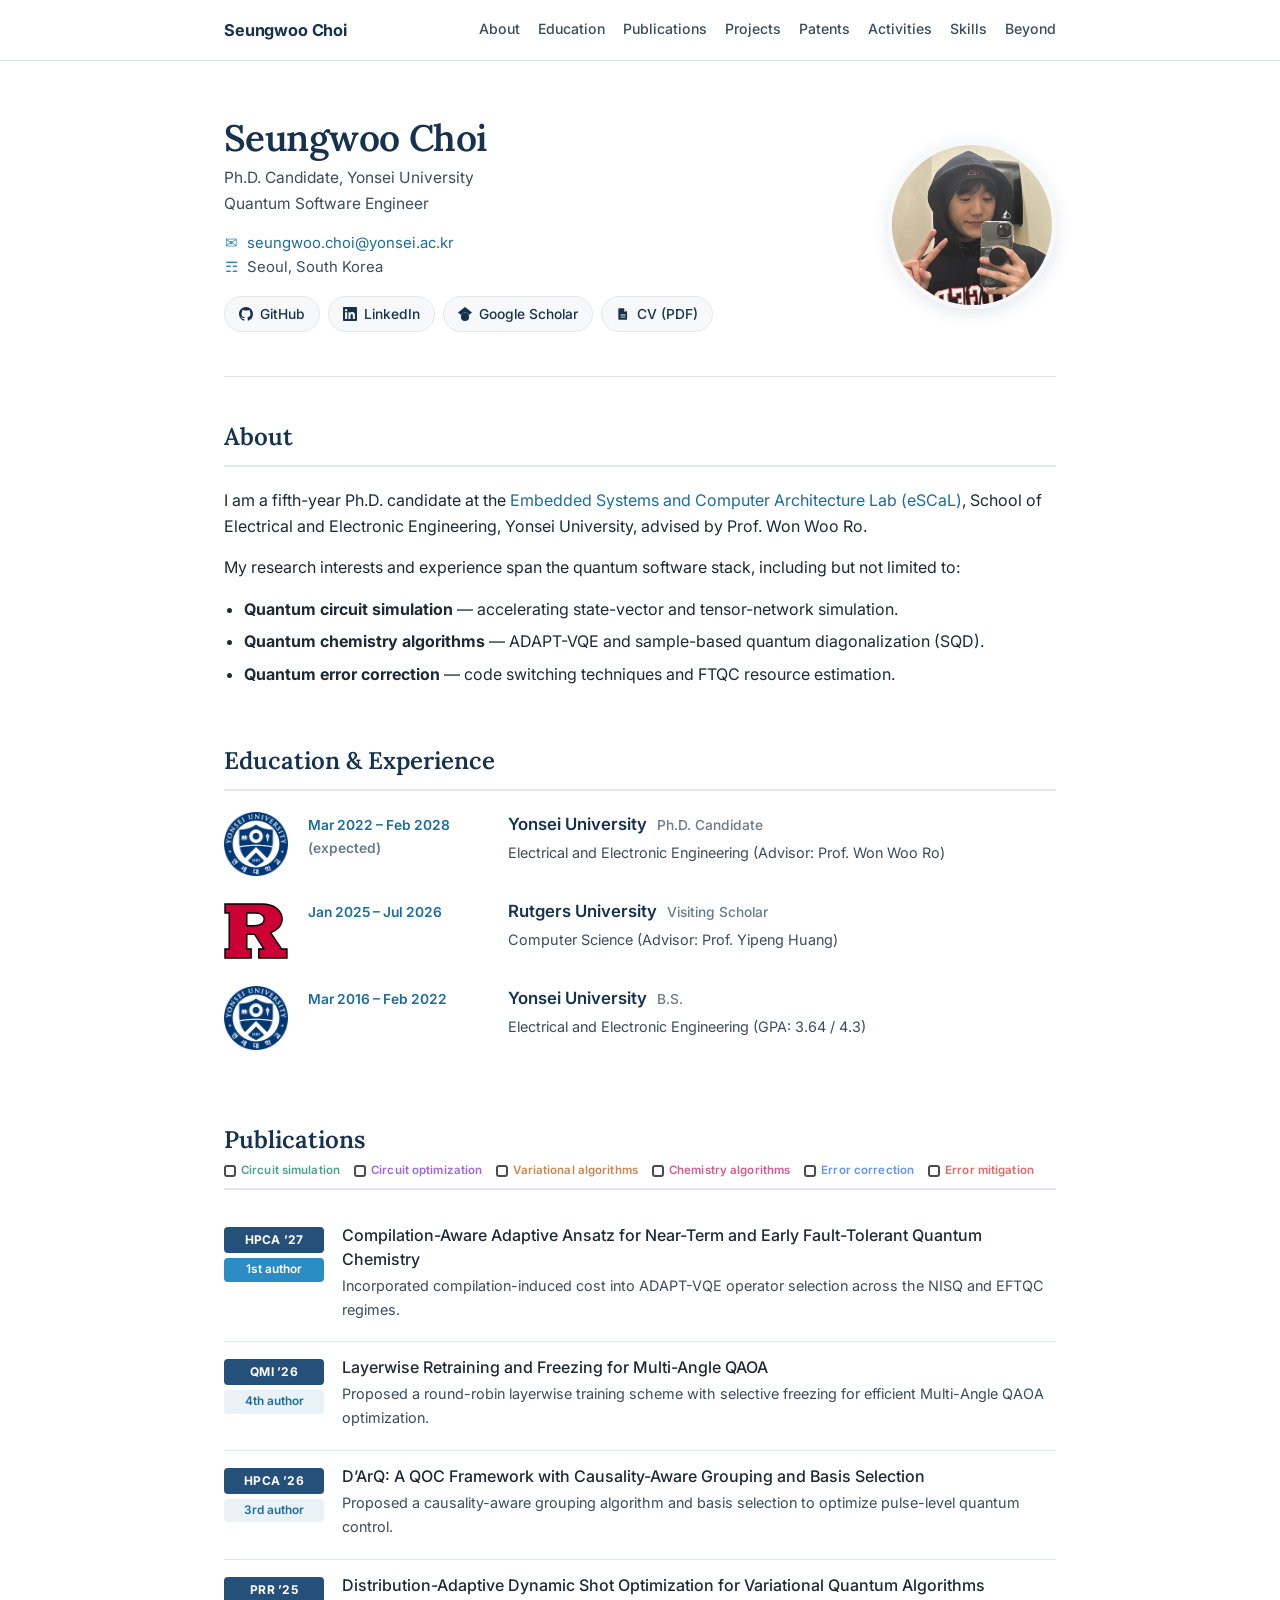
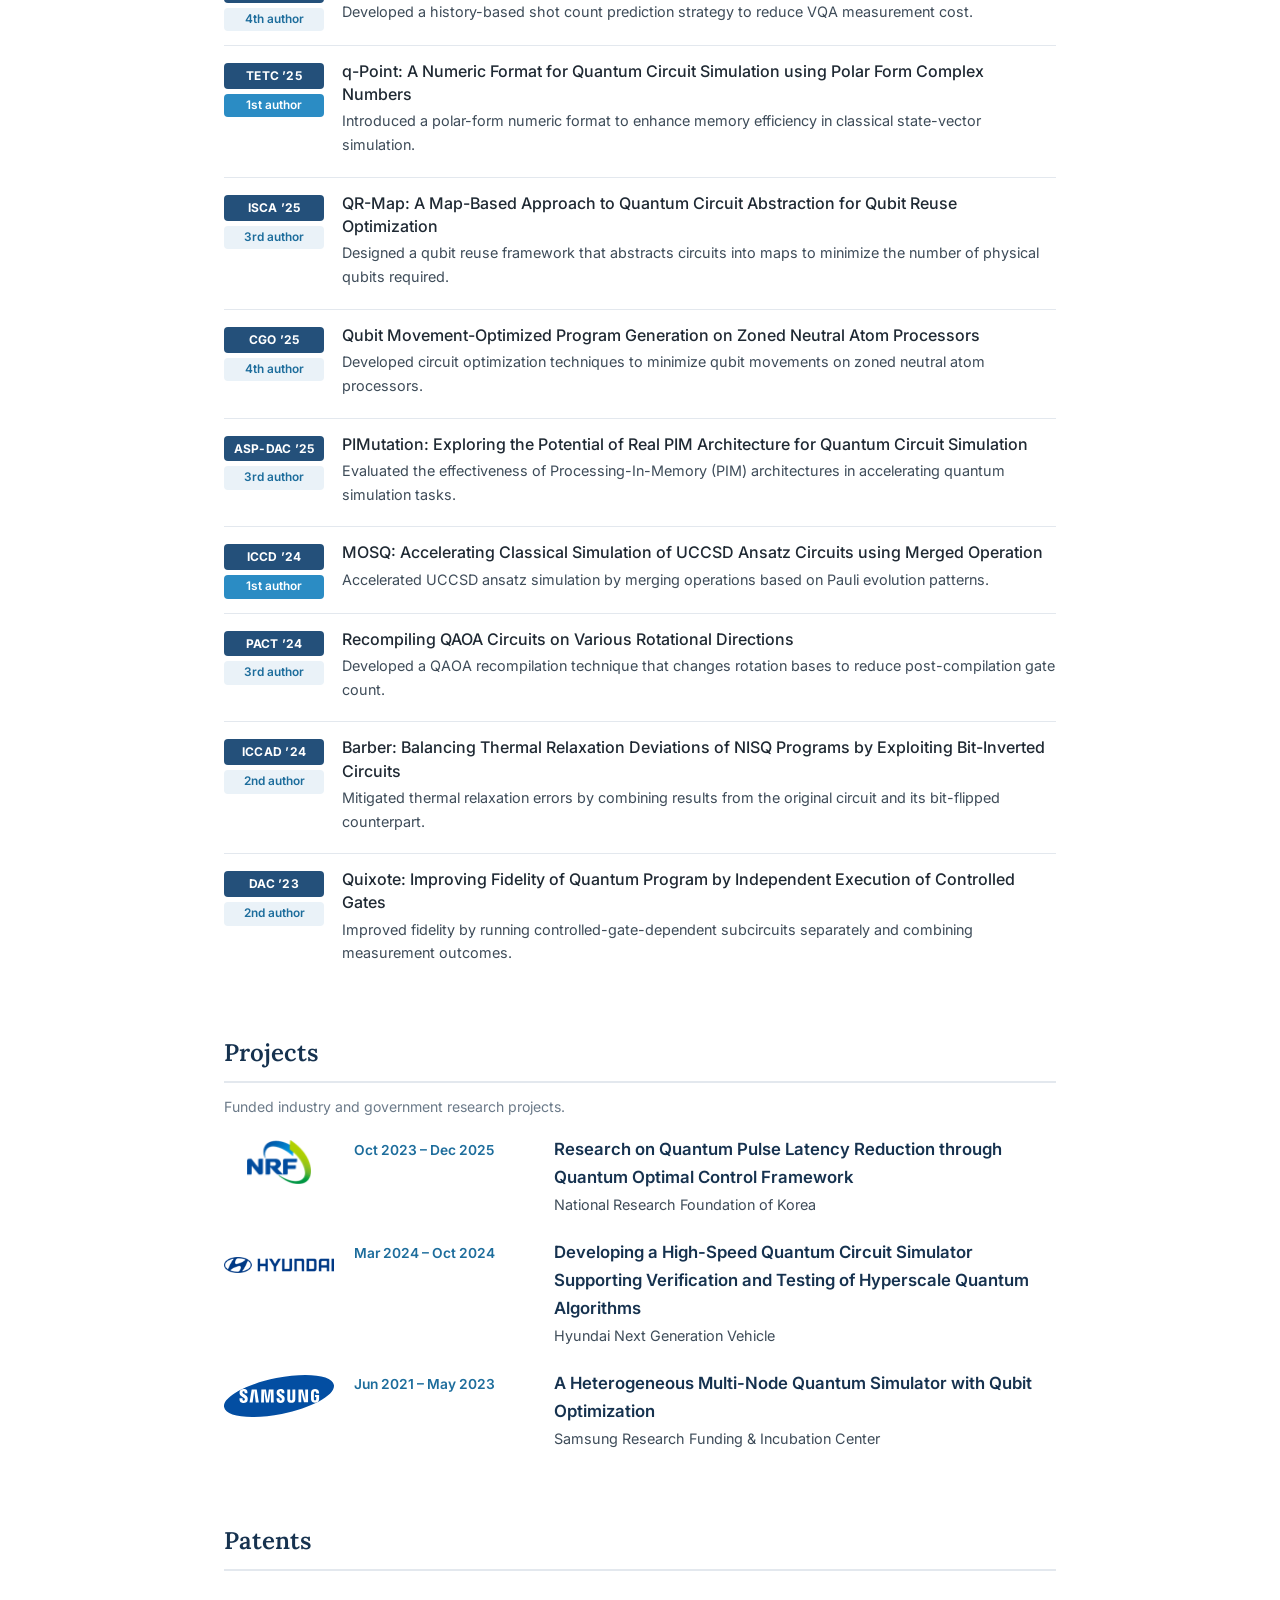
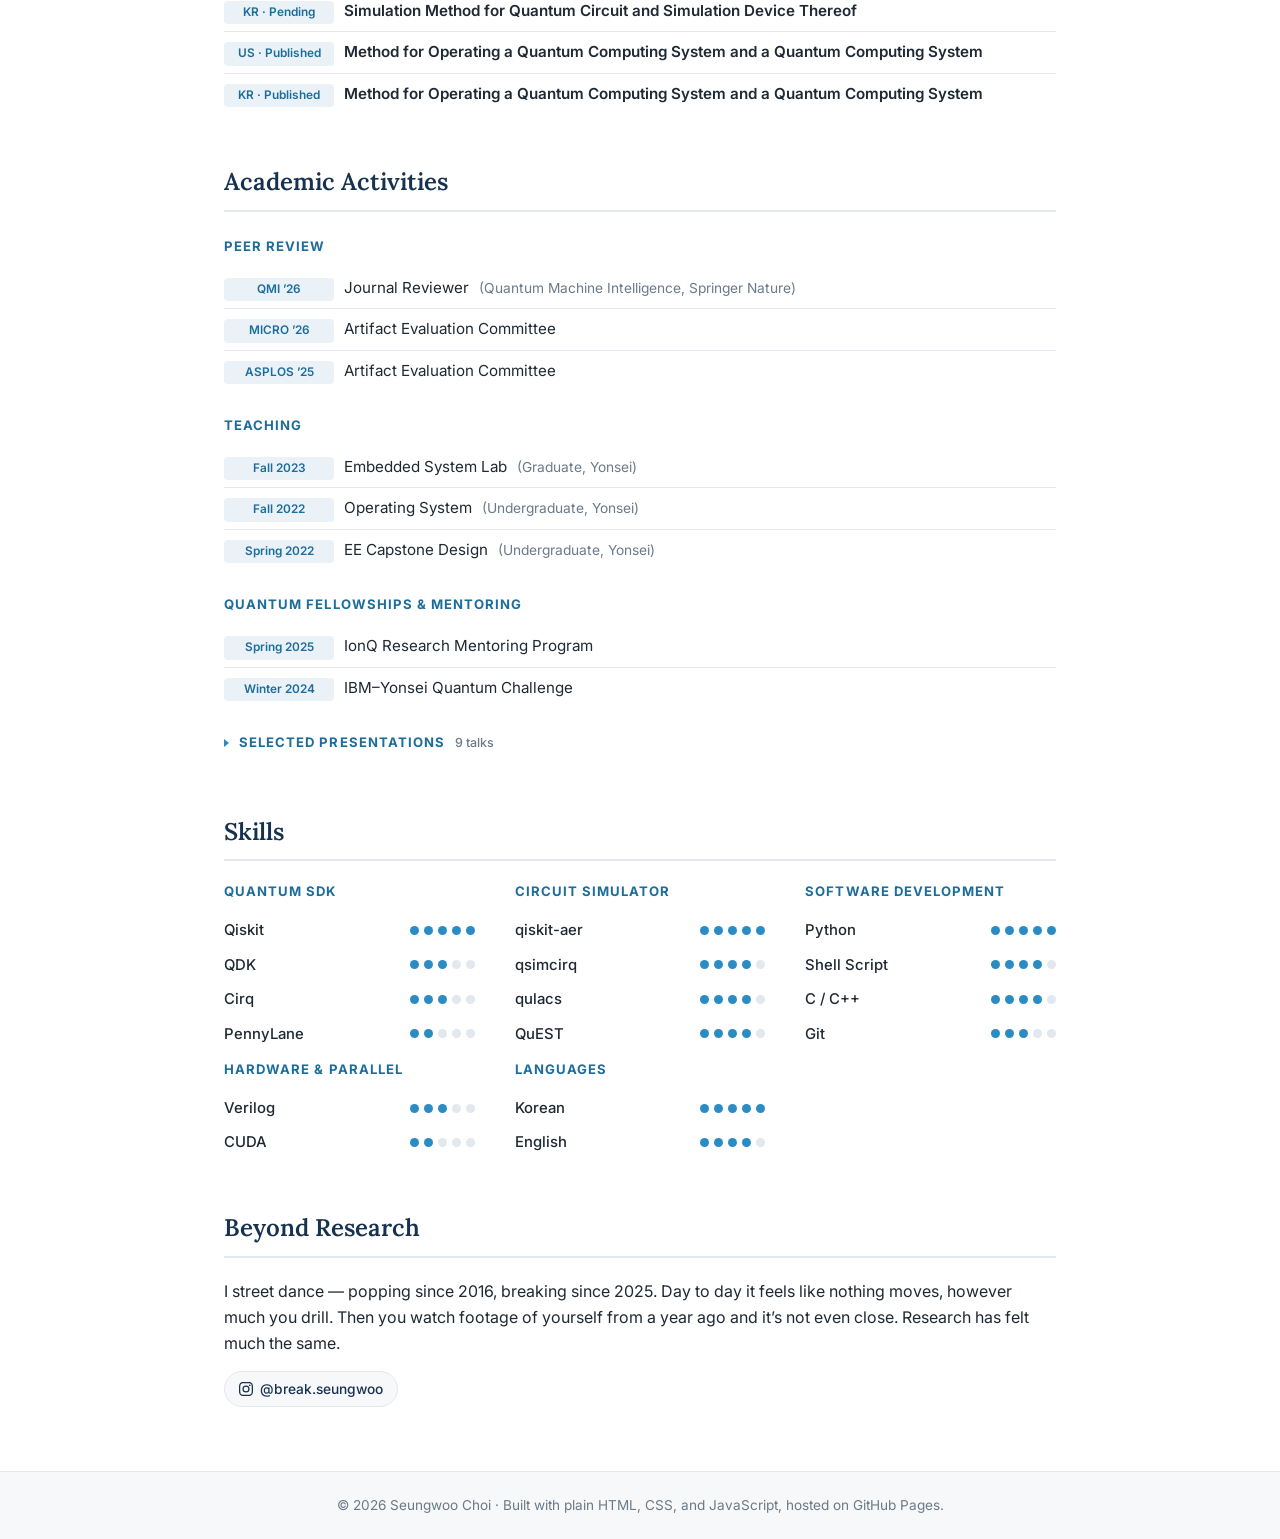
<file: index.html>
<!DOCTYPE html>
<html lang="en">
<head>
<meta charset="utf-8">
<meta name="viewport" content="width=device-width, initial-scale=1">
<title>Seungwoo Choi</title>
<meta name="description" content="Seungwoo Choi — Ph.D. candidate in Electrical and Electronic Engineering at Yonsei University. Quantum software: circuit simulation, compilation, VQE, and QEC.">
<meta name="author" content="Seungwoo Choi">
<link rel="icon" type="image/svg+xml" href="assets/favicon.svg">
<link rel="apple-touch-icon" href="assets/profile.jpg">
<link rel="preconnect" href="https://fonts.googleapis.com">
<link rel="preconnect" href="https://fonts.gstatic.com" crossorigin>
<link href="https://fonts.googleapis.com/css2?family=Inter:wght@400;500;600;700&family=Lora:ital,wght@0,600;1,400&display=swap" rel="stylesheet">
<link rel="stylesheet" href="assets/style.css?v=9">
</head>
<body>

<header class="topbar">
  <div class="wrap topbar-inner">
    <a class="brand" href="#top">Seungwoo Choi</a>
    <nav class="topnav">
      <a href="#about">About</a>
      <a href="#education">Education</a>
      <a href="#publications">Publications</a>
      <a href="#projects">Projects</a>
      <a href="#patents">Patents</a>
      <a href="#activities">Activities</a>
      <a href="#skills">Skills</a>
      <a href="#beyond">Beyond</a>
    </nav>
  </div>
</header>

<main class="wrap" id="top">

  <!-- ===== HERO ===== -->
  <section class="hero">
    <div class="hero-text">
      <h1>Seungwoo Choi</h1>
      <p class="tagline">Ph.D. Candidate, Yonsei University<br>Quantum Software Engineer</p>
      <ul class="contact">
        <li><span class="ico">&#9993;</span> <a href="mailto:seungwoo.choi@yonsei.ac.kr">seungwoo.choi@yonsei.ac.kr</a></li>
        <li><span class="ico">&#9782;</span> Seoul, South Korea</li>
      </ul>
      <div class="links">
        <a href="https://github.com/best-seungwoo" target="_blank" rel="noopener">
          <svg viewBox="0 0 16 16" aria-hidden="true"><path d="M8 0C3.58 0 0 3.58 0 8c0 3.54 2.29 6.53 5.47 7.59.4.07.55-.17.55-.38 0-.19-.01-.82-.01-1.49-2.01.37-2.53-.49-2.69-.94-.09-.23-.48-.94-.82-1.13-.28-.15-.68-.52-.01-.53.63-.01 1.08.58 1.23.82.72 1.21 1.87.87 2.33.66.07-.52.28-.87.51-1.07-1.78-.2-3.64-.89-3.64-3.95 0-.87.31-1.59.82-2.15-.08-.2-.36-1.02.08-2.12 0 0 .67-.21 2.2.82a7.6 7.6 0 0 1 2-.27c.68 0 1.36.09 2 .27 1.53-1.04 2.2-.82 2.2-.82.44 1.1.16 1.92.08 2.12.51.56.82 1.27.82 2.15 0 3.07-1.87 3.75-3.65 3.95.29.25.54.73.54 1.48 0 1.07-.01 1.93-.01 2.2 0 .21.15.46.55.38A8.01 8.01 0 0 0 16 8c0-4.42-3.58-8-8-8z"/></svg>
          GitHub</a>
        <a href="https://linkedin.com/in/best-seungwoo" target="_blank" rel="noopener">
          <svg viewBox="0 0 24 24" aria-hidden="true"><path d="M20.45 20.45h-3.56v-5.57c0-1.33-.03-3.04-1.85-3.04-1.85 0-2.14 1.45-2.14 2.94v5.67H9.35V9h3.41v1.56h.05c.48-.9 1.63-1.85 3.36-1.85 3.59 0 4.26 2.36 4.26 5.44v6.3zM5.34 7.43a2.06 2.06 0 1 1 0-4.13 2.06 2.06 0 0 1 0 4.13zM7.12 20.45H3.55V9h3.57v11.45zM22.22 0H1.77C.79 0 0 .77 0 1.72v20.56C0 23.23.79 24 1.77 24h20.45c.98 0 1.78-.77 1.78-1.72V1.72C24 .77 23.2 0 22.22 0z"/></svg>
          LinkedIn</a>
        <a href="https://scholar.google.com" target="_blank" rel="noopener">
          <svg viewBox="0 0 24 24" aria-hidden="true"><path d="M5.24 13.77 0 9.5 12 0l12 9.5-5.24 4.27C17.55 11.25 14.98 9.5 12 9.5s-5.55 1.75-6.76 4.27z"/><circle cx="12" cy="17" r="7"/></svg>
          Google Scholar</a>
        <a href="assets/seungwoo-choi-cv.pdf?v=9" target="_blank" rel="noopener">
          <svg viewBox="0 0 24 24" aria-hidden="true"><path fill-rule="evenodd" d="M6 2h7.2L19 7.8V20a2 2 0 0 1-2 2H6a2 2 0 0 1-2-2V4a2 2 0 0 1 2-2zm8 1.4v4.4h4.4L14 3.4zM7.8 13h8.4v1.5H7.8V13zm0 3.5h8.4V18H7.8v-1.5z"/></svg>
          CV (PDF)</a>
      </div>
    </div>
    <div class="hero-photo">
      <img src="assets/profile.jpg" alt="Seungwoo Choi"
           onerror="this.style.display='none';this.nextElementSibling.style.display='flex';">
      <div class="photo-fallback" style="display:none">SC</div>
    </div>
  </section>

  <!-- ===== ABOUT ===== -->
  <section id="about">
    <h2>About</h2>
    <p>
      I am a fifth-year Ph.D. candidate at the
      <a href="http://escal.yonsei.ac.kr/" target="_blank" rel="noopener">Embedded Systems and Computer Architecture Lab
      (eSCaL)</a>, School of Electrical and Electronic Engineering, Yonsei University, advised by Prof. Won Woo Ro.
    </p>
    <p>
      My research interests and experience span the quantum software stack, including but not limited to:
    </p>
    <ul class="bullets">
      <li><strong>Quantum circuit simulation</strong> &mdash; accelerating state-vector and tensor-network simulation.</li>
      <!-- <li><strong>Quantum circuit compilation</strong> &mdash; optimizing layout & routing, qubit reuse, and synthesis optimization.</li> -->
      <li><strong>Quantum chemistry algorithms</strong> &mdash; ADAPT-VQE and sample-based quantum diagonalization (SQD).</li>
      <li><strong>Quantum error correction</strong> &mdash; code switching techniques and FTQC resource estimation.</li>
    </ul>
  </section>

  <!-- ===== EDUCATION & EXPERIENCE ===== -->
  <section id="education">
    <h2>Education &amp; Experience</h2>
    <ul class="timeline">
      <li>
        <div class="tl-logo"><img src="assets/logo-yonsei.png" alt="Yonsei University"></div>
        <div class="tl-when">Mar 2022 &ndash; Feb 2028 <span class="muted">(expected)</span></div>
        <div class="tl-what">
          <h3>Yonsei University <span class="role">Ph.D. Candidate</span></h3>
          <p class="meta">Electrical and Electronic Engineering (Advisor: Prof. Won Woo Ro)</p>
        </div>
      </li>
      <li>
        <div class="tl-logo"><img src="assets/logo-rutgers.svg" alt="Rutgers University"></div>
        <div class="tl-when">Jan 2025 &ndash; Jul 2026</div>
        <div class="tl-what">
          <h3>Rutgers University <span class="role">Visiting Scholar</span></h3>
          <p class="meta">Computer Science (Advisor: Prof. Yipeng Huang)</p>
        </div>
      </li>
      <li>
        <div class="tl-logo"><img src="assets/logo-yonsei.png" alt="Yonsei University"></div>
        <div class="tl-when">Mar 2016 &ndash; Feb 2022</div>
        <div class="tl-what">
          <h3>Yonsei University <span class="role">B.S.</span></h3>
          <p class="meta">Electrical and Electronic Engineering (GPA: 3.64 / 4.3)</p>
        </div>
      </li>
    </ul>
  </section>

  <!-- ===== PUBLICATIONS ===== -->
  <section id="publications">
    <h2>Publications<span class="pub-legend">
      <label class="k-sim"><input type="checkbox" value="sim">Circuit simulation</label>
      <label class="k-comp"><input type="checkbox" value="comp">Circuit optimization</label>
      <label class="k-vqa"><input type="checkbox" value="vqa">Variational algorithms</label>
      <label class="k-chem"><input type="checkbox" value="chem">Chemistry algorithms</label>
      <label class="k-qec"><input type="checkbox" value="qec">Error correction</label>
      <label class="k-err"><input type="checkbox" value="err">Error mitigation</label>
    </span></h2>
    <p class="pub-count"></p>
    <ol class="pubs">
      <li>
        <div class="venue-col">
          <span class="venue">HPCA &rsquo;27</span>
          <span class="tag first">1st author</span>
        </div>
        <div class="pub-body">
          <h3><b class="k-comp">Compilation-Aware</b> <b class="k-vqa">Adaptive Ansatz</b> for Near-Term and <b class="k-qec">Early Fault-Tolerant</b> <b class="k-chem">Quantum Chemistry</b></h3>
          <p>Incorporated compilation-induced cost into ADAPT-VQE operator selection across the NISQ and EFTQC regimes.</p>
        </div>
      </li>
      <li>
        <div class="venue-col">
          <span class="venue">QMI &rsquo;26</span>
          <span class="tag">4th author</span>
        </div>
        <div class="pub-body">
          <h3><a href="https://link.springer.com/article/10.1007/s42484-026-00357-w" target="_blank" rel="noopener">Layerwise Retraining and Freezing for <b class="k-vqa">Multi-Angle QAOA</b></a></h3>
          <!-- <p class="pub-where">Quantum Machine Intelligence, Vol. 8 &middot; Jan 26, 2026</p> -->
          <p>Proposed a round-robin layerwise training scheme with selective freezing for efficient Multi-Angle QAOA optimization.</p>
        </div>
      </li>
      <li>
        <div class="venue-col">
          <span class="venue">HPCA &rsquo;26</span>
          <span class="tag">3rd author</span>
        </div>
        <div class="pub-body">
          <h3><a href="https://ieeexplore.ieee.org/document/11408534/" target="_blank" rel="noopener">D&rsquo;ArQ: A <b class="k-comp">QOC Framework</b> with Causality-Aware Grouping and Basis Selection</a></h3>
          <!-- <p class="pub-where">International Symposium on High Performance Computer Architecture &middot; Jan 31, 2026</p> -->
          <p>Proposed a causality-aware grouping algorithm and basis selection to optimize pulse-level quantum control.</p>
        </div>
      </li>
      <li>
        <div class="venue-col">
          <span class="venue">PRR &rsquo;25</span>
          <span class="tag">4th author</span>
        </div>
        <div class="pub-body">
          <h3><a href="https://journals.aps.org/prresearch/abstract/10.1103/vwhk-22b8" target="_blank" rel="noopener">Distribution-Adaptive <b class="k-comp">Dynamic Shot Optimization</b> for <b class="k-vqa">Variational Quantum Algorithms</b></a></h3>
          <!-- <p class="pub-where">Physical Review Research, Vol. 7 &middot; Dec 5, 2025</p> -->
          <p>Developed a history-based shot count prediction strategy to reduce VQA measurement cost.</p>
        </div>
      </li>
      <li>
        <div class="venue-col">
          <span class="venue">TETC &rsquo;25</span>
          <span class="tag first">1st author</span>
        </div>
        <div class="pub-body">
          <h3><a href="https://ieeexplore.ieee.org/document/11018854" target="_blank" rel="noopener">q-Point: A Numeric Format for <b class="k-sim">Quantum Circuit Simulation</b> using Polar Form Complex Numbers</a></h3>
          <!-- <p class="pub-where">IEEE Transactions on Emerging Topics in Computing, Vol. 13 &middot; Sep 1, 2025</p> -->
          <p>Introduced a polar-form numeric format to enhance memory efficiency in classical state-vector simulation.</p>
        </div>
      </li>
      <li>
        <div class="venue-col">
          <span class="venue">ISCA &rsquo;25</span>
          <span class="tag">3rd author</span>
        </div>
        <div class="pub-body">
          <h3><a href="https://dl.acm.org/doi/10.1145/3695053.3731020" target="_blank" rel="noopener">QR-Map: A Map-Based Approach to Quantum Circuit Abstraction for <b class="k-comp">Qubit Reuse Optimization</b></a></h3>
          <!-- <p class="pub-where">International Symposium on Computer Architecture &middot; Jun 24, 2025</p> -->
          <p>Designed a qubit reuse framework that abstracts circuits into maps to minimize the number of physical qubits required.</p>
        </div>
      </li>
      <li>
        <div class="venue-col">
          <span class="venue">CGO &rsquo;25</span>
          <span class="tag">4th author</span>
        </div>
        <div class="pub-body">
          <h3><a href="https://dl.acm.org/doi/10.1145/3696443.3708937" target="_blank" rel="noopener"><b class="k-comp">Qubit Movement-Optimized Program Generation</b> on Zoned Neutral Atom Processors</a></h3>
          <!-- <p class="pub-where">International Symposium on Code Generation and Optimization &middot; Mar 4, 2025</p> -->
          <p>Developed circuit optimization techniques to minimize qubit movements on zoned neutral atom processors.</p>
        </div>
      </li>
      <li>
        <div class="venue-col">
          <span class="venue">ASP-DAC &rsquo;25</span>
          <span class="tag">3rd author</span>
        </div>
        <div class="pub-body">
          <h3><a href="https://dl.acm.org/doi/10.1145/3658617.3697583" target="_blank" rel="noopener">PIMutation: Exploring the Potential of Real PIM Architecture for <b class="k-sim">Quantum Circuit Simulation</b></a></h3>
          <!-- <p class="pub-where">Asia and South Pacific Design Automation Conference &middot; Mar 4, 2025</p> -->
          <p>Evaluated the effectiveness of Processing-In-Memory (PIM) architectures in accelerating quantum simulation tasks.</p>
        </div>
      </li>
      <li>
        <div class="venue-col">
          <span class="venue">ICCD &rsquo;24</span>
          <span class="tag first">1st author</span>
        </div>
        <div class="pub-body">
          <h3><a href="https://ieeexplore.ieee.org/abstract/document/10818121" target="_blank" rel="noopener">MOSQ: Accelerating <b class="k-sim">Classical Simulation</b> of <b class="k-vqa k-chem">UCCSD Ansatz</b> Circuits using Merged Operation</a></h3>
          <!-- <p class="pub-where">International Conference on Computer Design &middot; Nov 20, 2024</p> -->
          <p>Accelerated UCCSD ansatz simulation by merging operations based on Pauli evolution patterns.</p>
        </div>
      </li>
      <li>
        <div class="venue-col">
          <span class="venue">PACT &rsquo;24</span>
          <span class="tag">3rd author</span>
        </div>
        <div class="pub-body">
          <h3><a href="https://dl.acm.org/doi/abs/10.1145/3656019.3676899" target="_blank" rel="noopener"><b class="k-comp">Recompiling</b> <b class="k-vqa">QAOA Circuits</b> on Various Rotational Directions</a></h3>
          <!-- <p class="pub-where">International Conference on Parallel Architectures and Compilation Techniques &middot; Oct 28, 2024</p> -->
          <p>Developed a QAOA recompilation technique that changes rotation bases to reduce post-compilation gate count.</p>
        </div>
      </li>
      <li>
        <div class="venue-col">
          <span class="venue">ICCAD &rsquo;24</span>
          <span class="tag">2nd author</span>
        </div>
        <div class="pub-body">
          <h3><a href="https://dl.acm.org/doi/10.1145/3676536.3676689" target="_blank" rel="noopener">Barber: <b class="k-err">Balancing Thermal Relaxation</b> Deviations of NISQ Programs by Exploiting Bit-Inverted Circuits</a></h3>
          <!-- <p class="pub-where">International Conference on Computer-Aided Design &middot; Oct 15, 2024</p> -->
          <p>Mitigated thermal relaxation errors by combining results from the original circuit and its bit-flipped counterpart.</p>
        </div>
      </li>
      <li>
        <div class="venue-col">
          <span class="venue">DAC &rsquo;23</span>
          <span class="tag">2nd author</span>
        </div>
        <div class="pub-body">
          <h3><a href="https://ieeexplore.ieee.org/abstract/document/10247757" target="_blank" rel="noopener">Quixote: <b class="k-err">Improving Fidelity</b> of Quantum Program by Independent Execution of Controlled Gates</a></h3>
          <!-- <p class="pub-where">Design Automation Conference &middot; Jul 11, 2023</p> -->
          <p>Improved fidelity by running controlled-gate-dependent subcircuits separately and combining measurement outcomes.</p>
        </div>
      </li>
</ol>
  </section>

  <!-- ===== PROJECTS ===== -->
  <section id="projects">
    <h2>Projects</h2>
    <p class="section-note">Funded industry and government research projects.</p>
    <ul class="timeline logos-wide">
      <li>
        <div class="tl-logo"><img src="assets/logo-nrf.png" alt="National Research Foundation of Korea"></div>
        <div class="tl-when">Oct 2023 &ndash; Dec 2025</div>
        <div class="tl-what">
          <h3>Research on Quantum Pulse Latency Reduction through Quantum Optimal Control Framework</h3>
          <p class="meta">National Research Foundation of Korea</p>
        </div>
      </li>
      <li>
        <div class="tl-logo"><img src="assets/logo-hyundai.png" alt="Hyundai"></div>
        <div class="tl-when">Mar 2024 &ndash; Oct 2024</div>
        <div class="tl-what">
          <h3>Developing a High-Speed Quantum Circuit Simulator Supporting Verification and Testing of Hyperscale Quantum Algorithms</h3>
          <p class="meta">Hyundai Next Generation Vehicle</p>
        </div>
      </li>
      <li>
        <div class="tl-logo"><img src="assets/logo-samsung.svg" alt="Samsung"></div>
        <div class="tl-when">Jun 2021 &ndash; May 2023</div>
        <div class="tl-what">
          <h3>A Heterogeneous Multi-Node Quantum Simulator with Qubit Optimization</h3>
          <p class="meta">Samsung Research Funding &amp; Incubation Center</p>
        </div>
      </li>
    </ul>
  </section>

  <!-- ===== Individual research projects, parked. Delete this marker and the closing one below to restore. =====
  <section id="research-projects">
    <h3 class="sub">Research Projects</h3>
    <div class="projects">
      <article class="project">
        <div class="when">Sep 2025 &ndash; Present</div>
        <h3>QEC-Aware VQE Ansatz Circuit Design</h3>
        <ul>
          <li>Designing VQE ansatz circuits that preserve physical symmetries within the logical code space to enable effective error detection and correction.</li>
          <li>Studied various QEC and FTQC frameworks across research and industry.</li>
          <li>Exploring fault-tolerant code switching between complementary transversal gate sets.</li>
        </ul>
      </article>
      <article class="project">
        <div class="when">Jun 2025 &ndash; Present</div>
        <h3>Hardware-Efficient ADAPT-VQE with Gate-Count Aware Operator Selection</h3>
        <ul>
          <li>Improved hardware efficiency by integrating post-compilation 2-qubit gate counts as a penalty term in the ADAPT-VQE operator selection logic.</li>
          <li>Studied state-of-the-art ADAPT-VQE and its variants with hands-on experience using <code>qiskit</code>.</li>
          <li>Studied the SABRE algorithm and gained hands-on experience in layout and routing using <code>qiskit</code>.</li>
        </ul>
      </article>
      <article class="project">
        <div class="when">May 2024 &ndash; Present</div>
        <h3>RL-Driven Gate Fusion Optimization</h3>
        <ul>
          <li>Developed an RL agent to find optimal gate fusion combinations that accelerate classical simulation.</li>
          <li>Analyzed and implemented gate fusion techniques from simulators such as <code>qiskit-aer</code>, <code>qsimcirq</code>, and <code>qulacs</code>.</li>
          <li>Utilized DAG-based circuit representations to extract features for RL agent training.</li>
        </ul>
      </article>
      <article class="project">
        <div class="when">Oct 2023 &ndash; Dec 2024</div>
        <h3>Accelerating UCCSD Circuit Simulation using Merged Gates</h3>
        <ul>
          <li>Accelerated circuit simulation by replacing patterns of <code>PauliEvolutionGate</code> blocks within the UCCSD ansatz with equivalent pseudo 1-qubit gates.</li>
          <li>Gained a holistic understanding of the molecular simulation pipeline, from chemical-to-qubit mapping to circuit implementation.</li>
          <li>Customized <code>qiskit-aer</code> simulation code and executed VQE using the <code>qiskit</code> estimator.</li>
        </ul>
      </article>
      <article class="project">
        <div class="when">Mar 2023 &ndash; Apr 2024</div>
        <h3>Memory-Efficient State-Vector Simulation using Polar Form Representation</h3>
        <ul>
          <li>Enhanced memory efficiency by storing complex coefficients as radius and phase instead of real and imaginary parts.</li>
          <li>Studied core concepts of quantum computing and gained experience using simulators for research.</li>
          <li>Analyzed algorithms such as Shor, Grover, QAOA, and VQE to understand patterns in benchmark circuits.</li>
        </ul>
      </article>
    </div>

    TODO: Samsung Research / Hyundai collaborations go here; fill in the template below.
    <h3 class="sub">Industry Projects</h3>
    <div class="projects">
      <article class="project">
        <div class="when">MONTH YEAR &ndash; MONTH YEAR</div>
        <h3>PROJECT TITLE <span class="role">Partner</span></h3>
        <ul>
          <li>What you built or found.</li>
        </ul>
      </article>
    </div>
  </section>
  ===== end of parked research projects ===== -->

  <!-- ===== PATENTS ===== -->
  <section id="patents">
    <h2>Patents</h2>
    <ul class="plain">
      <li>
        <span class="tag">KR &middot; Pending</span>
        <b>Simulation Method for Quantum Circuit and Simulation Device Thereof</b>
      </li>
      <li>
        <span class="tag">US &middot; Published</span>
        <b><a href="https://patents.google.com/patent/US20260079808A1/" target="_blank" rel="noopener">Method for Operating a Quantum Computing System and a Quantum Computing System</a></b>
      </li>
      <li>
        <span class="tag">KR &middot; Published</span>
        <b><a href="https://www.kipris.or.kr/khome/detail/newWindow.do" target="_blank" rel="noopener">Method for Operating a Quantum Computing System and a Quantum Computing System</a></b>
      </li>
    </ul>
  </section>

  <!-- ===== ACADEMIC SERVICE ===== -->
  <section id="activities">
    <h2>Academic Activities</h2>
    <h3 class="sub">Peer Review</h3>
    <ul class="plain">
      <li><span class="tag">QMI &rsquo;26</span> Journal Reviewer <span class="muted">(Quantum Machine Intelligence, Springer Nature)</span></li>
      <li><span class="tag">MICRO &rsquo;26</span> Artifact Evaluation Committee</li>
      <li><span class="tag">ASPLOS &rsquo;25</span> Artifact Evaluation Committee</li>
    </ul>

    <h3 class="sub">Teaching</h3>
    <ul class="plain">
      <li><span class="tag">Fall 2023</span> Embedded System Lab <span class="muted">(Graduate, Yonsei)</span></li>
      <li><span class="tag">Fall 2022</span> Operating System <span class="muted">(Undergraduate, Yonsei)</span></li>
      <li><span class="tag">Spring 2022</span> EE Capstone Design <span class="muted">(Undergraduate, Yonsei)</span></li>
    </ul>

    <h3 class="sub">Quantum Fellowships &amp; Mentoring</h3>
    <ul class="plain">
      <li><span class="tag">Spring 2025</span> IonQ Research Mentoring Program</li>
      <li><span class="tag">Winter 2024</span> IBM&ndash;Yonsei Quantum Challenge</li>
    </ul>
    <details class="fold">
      <summary><span class="sub">Selected Presentations</span><span class="fold-count">9 talks</span></summary>
    <ul class="plain talks">
      <li><span class="tag">Sep 2025 &middot; Rutgers</span> SQD: Is VQE Being Replaced?</li>
      <li><span class="tag">Aug 2025 &middot; Rutgers</span> Introduction to LDPC-BB Code</li>
      <li><span class="tag">Jan 2025 &middot; Yonsei</span> Reinforcement Learning for Gate Merging Technique</li>
      <li><span class="tag">Aug 2024 &middot; Yonsei</span> VQE: From Computational Chemistry to Quantum Computing</li>
      <li><span class="tag">Mar 2024 &middot; Yonsei</span> Mitigating Memory Bottlenecks in Classical Simulation using Polar Format</li>
      <li><span class="tag">Sep 2023 &middot; Yonsei</span> Tutorial for QAOA: A Top-Down Approach</li>
      <li><span class="tag">Mar 2023 &middot; Yonsei</span> Meaning and Role of Phase in Quantum Computing</li>
      <li><span class="tag">Sep 2022 &middot; Yonsei</span> Quantum Circuit Simulation: Basic Concepts &amp; What We Can Do About It</li>
      <li><span class="tag">Sep 2021 &middot; Yonsei</span> Understanding Shor&rsquo;s Algorithm</li>
    </ul>
    </details>
  </section>

  <!-- ===== SKILLS ===== -->
  <section id="skills">
    <h2>Skills</h2>
    <div class="skills-grid">
      <div class="skill-group">
        <h3 class="sub">Quantum SDK</h3>
        <ul class="skill-list">
          <li><span>Qiskit</span><span class="dots" data-level="5"></span></li>
          <li><span>QDK</span><span class="dots" data-level="3"></span></li>
          <li><span>Cirq</span><span class="dots" data-level="3"></span></li>
          <li><span>PennyLane</span><span class="dots" data-level="2"></span></li>
        </ul>
      </div>
      <div class="skill-group">
        <h3 class="sub">Circuit Simulator</h3>
        <ul class="skill-list">
          <li><span>qiskit-aer</span><span class="dots" data-level="5"></span></li>
          <li><span>qsimcirq</span><span class="dots" data-level="4"></span></li>
          <li><span>qulacs</span><span class="dots" data-level="4"></span></li>
          <li><span>QuEST</span><span class="dots" data-level="4"></span></li>
        </ul>
      </div>
      <div class="skill-group">
        <h3 class="sub">Software Development</h3>
        <ul class="skill-list">
          <li><span>Python</span><span class="dots" data-level="5"></span></li>
          <li><span>Shell Script</span><span class="dots" data-level="4"></span></li>
          <li><span>C / C++</span><span class="dots" data-level="4"></span></li>
          <li><span>Git</span><span class="dots" data-level="3"></span></li>
        </ul>
      </div>
      <div class="skill-group">
        <h3 class="sub">Hardware &amp; Parallel</h3>
        <ul class="skill-list">
          <li><span>Verilog</span><span class="dots" data-level="3"></span></li>
          <li><span>CUDA</span><span class="dots" data-level="2"></span></li>
        </ul>
      </div>
      <div class="skill-group">
        <h3 class="sub">Languages</h3>
        <ul class="skill-list">
          <li><span>Korean</span><span class="dots" data-level="5"></span></li>
          <li><span>English</span><span class="dots" data-level="4"></span></li>
        </ul>
      </div>
    </div>
  </section>

  <!-- ===== BEYOND RESEARCH ===== -->
  <section id="beyond">
    <h2>Beyond Research</h2>
    <p>
      I street dance &mdash; popping since 2016, breaking since 2025. Day to day it feels like nothing
      moves, however much you drill. Then you watch footage of yourself from a year ago and it&rsquo;s
      not even close. Research has felt much the same.
    </p>
    <div class="links">
      <a href="https://www.instagram.com/break.seungwoo/" target="_blank" rel="noopener">
        <svg viewBox="0 0 24 24" aria-hidden="true"><path fill-rule="evenodd" d="M12 0C8.74 0 8.33.01 7.05.07 5.77.13 4.9.33 4.14.63a5.9 5.9 0 0 0-2.13 1.38A5.9 5.9 0 0 0 .63 4.14c-.3.76-.5 1.63-.56 2.91C.01 8.33 0 8.74 0 12s.01 3.67.07 4.95c.06 1.28.26 2.15.56 2.91a5.9 5.9 0 0 0 1.38 2.13 5.9 5.9 0 0 0 2.13 1.38c.76.3 1.63.5 2.91.56C8.33 23.99 8.74 24 12 24s3.67-.01 4.95-.07c1.28-.06 2.15-.26 2.91-.56a5.9 5.9 0 0 0 2.13-1.38 5.9 5.9 0 0 0 1.38-2.13c.3-.76.5-1.63.56-2.91.06-1.28.07-1.69.07-4.95s-.01-3.67-.07-4.95c-.06-1.28-.26-2.15-.56-2.91a5.9 5.9 0 0 0-1.38-2.13A5.9 5.9 0 0 0 19.86.63c-.76-.3-1.63-.5-2.91-.56C15.67.01 15.26 0 12 0zm0 2.16c3.2 0 3.58.01 4.85.07 1.17.05 1.8.25 2.23.41.56.22.96.48 1.38.9.42.42.68.82.9 1.38.16.42.36 1.06.41 2.23.06 1.27.07 1.65.07 4.85s-.01 3.58-.07 4.85c-.05 1.17-.25 1.8-.41 2.23-.22.56-.48.96-.9 1.38-.42.42-.82.68-1.38.9-.42.16-1.06.36-2.23.41-1.27.06-1.65.07-4.85.07s-3.58-.01-4.85-.07c-1.17-.05-1.8-.25-2.23-.41a3.7 3.7 0 0 1-1.38-.9 3.7 3.7 0 0 1-.9-1.38c-.16-.42-.36-1.06-.41-2.23-.06-1.27-.07-1.65-.07-4.85s.01-3.58.07-4.85c.05-1.17.25-1.8.41-2.23.22-.56.48-.96.9-1.38.42-.42.82-.68 1.38-.9.42-.16 1.06-.36 2.23-.41 1.27-.06 1.65-.07 4.85-.07zm0 3.68a6.16 6.16 0 1 0 0 12.32 6.16 6.16 0 0 0 0-12.32zm0 10.16a4 4 0 1 1 0-8 4 4 0 0 1 0 8zm7.85-10.4a1.44 1.44 0 1 1-2.88 0 1.44 1.44 0 0 1 2.88 0z"/></svg>
        @break.seungwoo</a>
    </div>
  </section>

</main>

<footer>
  <div class="wrap">
    <p>&copy; <span id="year">2026</span> Seungwoo Choi &middot; Built with plain HTML, CSS, and JavaScript, hosted on GitHub Pages.</p>
  </div>
</footer>

<script src="assets/main.js?v=9"></script>
</body>
</html>
</file>
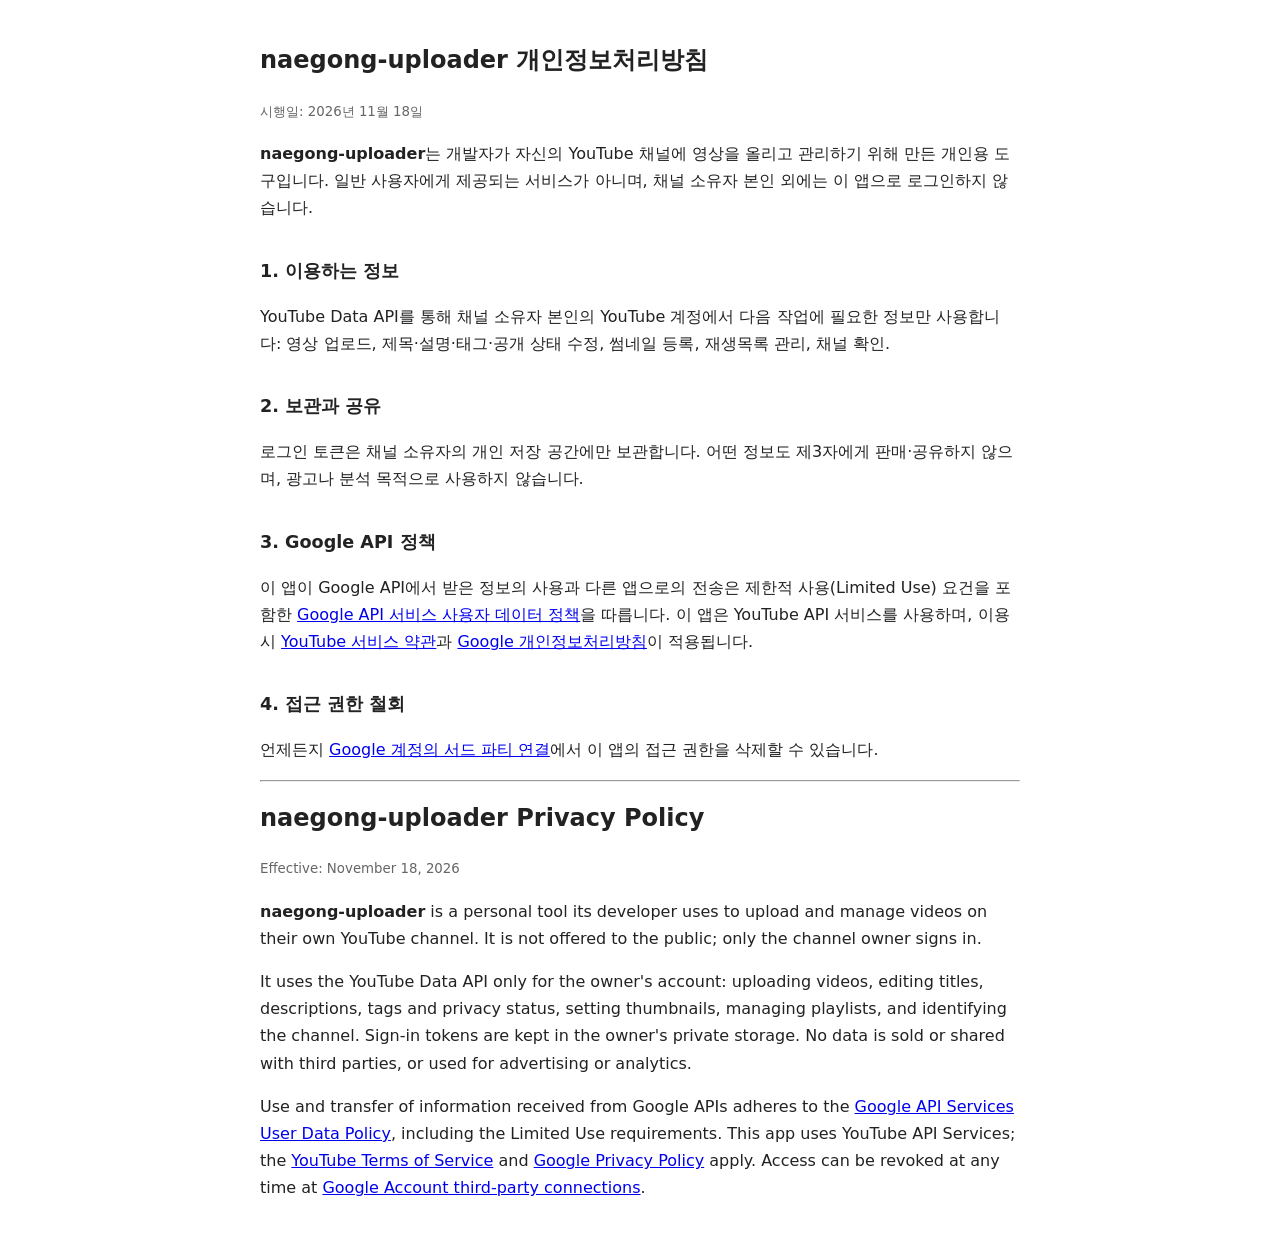
<file: privacy.html>
<!doctype html>
<html lang="ko">
<head>
<meta charset="utf-8">
<meta name="viewport" content="width=device-width, initial-scale=1">
<meta name="robots" content="noindex, nofollow">
<title>naegong-uploader 개인정보처리방침 / Privacy Policy</title>
<style>
body{font-family:system-ui,-apple-system,"Noto Sans KR",sans-serif;max-width:760px;margin:40px auto;padding:0 16px;line-height:1.7;color:#222;background:#fff}
h1{font-size:1.5rem}h2{font-size:1.1rem;margin-top:2em}small{color:#666}
</style>
</head>
<body>
<h1>naegong-uploader 개인정보처리방침</h1>
<p><small>시행일: 2026년 11월 18일</small></p>

<p><b>naegong-uploader</b>는 개발자가 자신의 YouTube 채널에 영상을 올리고 관리하기 위해 만든 개인용 도구입니다. 일반 사용자에게 제공되는 서비스가 아니며, 채널 소유자 본인 외에는 이 앱으로 로그인하지 않습니다.</p>

<h2>1. 이용하는 정보</h2>
<p>YouTube Data API를 통해 채널 소유자 본인의 YouTube 계정에서 다음 작업에 필요한 정보만 사용합니다: 영상 업로드, 제목·설명·태그·공개 상태 수정, 썸네일 등록, 재생목록 관리, 채널 확인.</p>

<h2>2. 보관과 공유</h2>
<p>로그인 토큰은 채널 소유자의 개인 저장 공간에만 보관합니다. 어떤 정보도 제3자에게 판매·공유하지 않으며, 광고나 분석 목적으로 사용하지 않습니다.</p>

<h2>3. Google API 정책</h2>
<p>이 앱이 Google API에서 받은 정보의 사용과 다른 앱으로의 전송은 제한적 사용(Limited Use) 요건을 포함한 <a href="https://developers.google.com/terms/api-services-user-data-policy">Google API 서비스 사용자 데이터 정책</a>을 따릅니다. 이 앱은 YouTube API 서비스를 사용하며, 이용 시 <a href="https://www.youtube.com/t/terms">YouTube 서비스 약관</a>과 <a href="https://policies.google.com/privacy">Google 개인정보처리방침</a>이 적용됩니다.</p>

<h2>4. 접근 권한 철회</h2>
<p>언제든지 <a href="https://myaccount.google.com/connections">Google 계정의 서드 파티 연결</a>에서 이 앱의 접근 권한을 삭제할 수 있습니다.</p>


<hr>
<h1>naegong-uploader Privacy Policy</h1>
<p><small>Effective: November 18, 2026</small></p>
<p><b>naegong-uploader</b> is a personal tool its developer uses to upload and manage videos on their own YouTube channel. It is not offered to the public; only the channel owner signs in.</p>
<p>It uses the YouTube Data API only for the owner's account: uploading videos, editing titles, descriptions, tags and privacy status, setting thumbnails, managing playlists, and identifying the channel. Sign-in tokens are kept in the owner's private storage. No data is sold or shared with third parties, or used for advertising or analytics.</p>
<p>Use and transfer of information received from Google APIs adheres to the <a href="https://developers.google.com/terms/api-services-user-data-policy">Google API Services User Data Policy</a>, including the Limited Use requirements. This app uses YouTube API Services; the <a href="https://www.youtube.com/t/terms">YouTube Terms of Service</a> and <a href="https://policies.google.com/privacy">Google Privacy Policy</a> apply. Access can be revoked at any time at <a href="https://myaccount.google.com/connections">Google Account third-party connections</a>.</p>
</body>
</html>
</file>
<file: assets/style.css>
/* ===========================================================
   Seungwoo Choi — personal site
   =========================================================== */

:root {
  --navy:      #16324f;
  --navy-soft: #24507a;
  --accent:    #2b8cc4;
  --accent-dk: #1d6d9c;
  --ink:       #1f2933;
  --ink-2:     #3e4c59;
  --muted:     #6b7a89;
  --line:      #e3e8ee;
  --bg:        #ffffff;
  --bg-alt:    #f6f8fa;
  --tag-bg:    #eaf2f8;
  --maxw:      880px;
  --radius:    8px;

  /* publication keyword colours, shared by the titles and the legend.
     Six hues spread around the wheel, all clearing 4.5:1 on white
     — brighter greens/cyans do not. Hue in degrees given for reference,
     so a seventh group can be placed in the widest remaining gap. */
  --k-sim:     #047857;  /* circuit simulation      green   163deg  5.5:1 */
  --k-comp:    #6d28d9;  /* circuit optimization    violet  263deg  7.1:1 */
  --k-vqa:     #b45309;  /* variational algorithms  amber    26deg  5.0:1 */
  --k-chem:    #be185d;  /* chemistry algorithms    pink    335deg  6.0:1 */
  --k-qec:     #2563eb;  /* error correction        blue    221deg  5.2:1 */
  --k-err:     #dc2626;  /* error mitigation        red       0deg  4.8:1 */
}

* { box-sizing: border-box; }

html { scroll-behavior: smooth; scroll-padding-top: 76px; }

body {
  margin: 0;
  font-family: "Inter", -apple-system, BlinkMacSystemFont, "Segoe UI", Roboto, sans-serif;
  font-size: 16px;
  line-height: 1.65;
  color: var(--ink);
  background: var(--bg);
  -webkit-font-smoothing: antialiased;
}

a { color: var(--accent-dk); text-decoration: none; }
a:hover { text-decoration: underline; }

.wrap { max-width: var(--maxw); margin: 0 auto; padding: 0 24px; }

.muted { color: var(--muted); }

code {
  font-family: ui-monospace, SFMono-Regular, "SF Mono", Menlo, Consolas, monospace;
  font-size: 0.88em;
  background: var(--bg-alt);
  border: 1px solid var(--line);
  border-radius: 4px;
  padding: 0.05em 0.35em;
}

/* ---------- top bar ---------- */

.topbar {
  position: sticky;
  top: 0;
  z-index: 50;
  background: rgba(255, 255, 255, 0.92);
  backdrop-filter: blur(8px);
  border-bottom: 1px solid var(--line);
}

.topbar-inner {
  display: flex;
  align-items: center;
  justify-content: space-between;
  gap: 20px;
  height: 60px;
}

.brand {
  font-weight: 700;
  font-size: 1.02rem;
  color: var(--navy);
  letter-spacing: -0.01em;
  white-space: nowrap;
}
.brand:hover { text-decoration: none; color: var(--accent-dk); }

.topnav {
  display: flex;
  gap: 18px;
  overflow-x: auto;
  scrollbar-width: none;
}
.topnav::-webkit-scrollbar { display: none; }

.topnav a {
  font-size: 0.88rem;
  font-weight: 500;
  color: var(--ink-2);
  white-space: nowrap;
  padding: 4px 0;
  border-bottom: 2px solid transparent;
}
.topnav a:hover { color: var(--accent-dk); text-decoration: none; }
.topnav a.active { color: var(--accent-dk); border-bottom-color: var(--accent); }

/* ---------- hero ---------- */

.hero {
  display: flex;
  align-items: center;
  gap: 40px;
  padding: 56px 0 44px;
  border-bottom: 1px solid var(--line);
}

.hero-text { flex: 1 1 auto; min-width: 0; }

.hero h1 {
  margin: 0 0 6px;
  font-family: "Lora", Georgia, serif;
  font-size: 2.3rem;
  font-weight: 600;
  line-height: 1.15;
  color: var(--navy);
  letter-spacing: -0.015em;
}

.tagline {
  margin: 0 0 14px;
  /* sized so the first line clears the hero column without wrapping */
  font-size: 0.97rem;
  color: var(--ink-2);
}

.contact {
  list-style: none;
  margin: 0 0 16px;
  padding: 0;
  font-size: 0.93rem;
  color: var(--ink-2);
}
.contact li { display: flex; align-items: center; gap: 8px; }
.contact .ico { color: var(--accent); width: 1em; text-align: center; }

.links { display: flex; flex-wrap: wrap; gap: 8px; }

.links a {
  display: inline-flex;
  align-items: center;
  gap: 7px;
  padding: 6px 14px;
  font-size: 0.86rem;
  font-weight: 500;
  color: var(--navy);
  background: var(--bg-alt);
  border: 1px solid var(--line);
  border-radius: 999px;
  transition: background 0.15s, border-color 0.15s, color 0.15s;
}
.links a:hover {
  text-decoration: none;
  background: var(--tag-bg);
  border-color: var(--accent);
  color: var(--accent-dk);
}

/* icons inherit the pill's text colour, so they follow the hover state too */
.links svg {
  width: 14px;
  height: 14px;
  flex: 0 0 auto;
  fill: currentColor;
}

.hero-photo { flex: 0 0 auto; }

.hero-photo img,
.hero-photo .photo-fallback {
  /* block, not inline — an inline img leaves baseline space below it, which
     would make .hero-photo taller than wide and the gate overlay an ellipse */
  display: block;
  width: 168px;
  height: 168px;
  border-radius: 50%;
  object-fit: cover;
  border: 4px solid var(--bg-alt);
  box-shadow: 0 4px 18px rgba(22, 50, 79, 0.12);
}

.hero-photo .photo-fallback {
  display: flex;
  align-items: center;
  justify-content: center;
  background: linear-gradient(140deg, var(--navy), var(--accent));
  color: #fff;
  font-family: "Lora", Georgia, serif;
  font-size: 3rem;
  font-weight: 600;
  letter-spacing: 0.04em;
}

/* ---------- eight gates (click the portrait) ----------
   Everything here is created by main.js, so with JS off the hero photo
   stays an ordinary, non-interactive image. */

.hero-photo.gates { position: relative; cursor: pointer; }

/* hover ring: hints that the portrait does something when clicked */
.hero-photo.gates img,
.hero-photo.gates .photo-fallback { transition: border-color 0.2s, box-shadow 0.2s; }
.hero-photo.gates:hover img,
.hero-photo.gates:hover .photo-fallback {
  border-color: #22c55e;
  box-shadow: 0 0 0 3px rgba(34, 197, 94, 0.25), 0 4px 18px rgba(22, 50, 79, 0.12);
}
/* once a gate is open the flame owns the border, so drop the hover ring */
.hero-photo.gates.seventh:hover img,
.hero-photo.gates.final:hover img { box-shadow: none; }

.hero-photo.gates:focus-visible { outline: 2px solid var(--accent); outline-offset: 8px; border-radius: 50%; }

/* the chakra diagram, flashed over the portrait before the swap.
   `inset: 0` covers the photo's border ring too, so no frame shows through. */
.gate-flash {
  position: absolute;
  inset: 0;
  display: flex;
  align-items: center;
  justify-content: center;
  border-radius: 50%;
  overflow: hidden;
  background: #000;
  opacity: 0;
  visibility: hidden;
  transition: opacity 0.22s, visibility 0.22s;
  pointer-events: none;
}
.hero-photo.flashing .gate-flash { opacity: 1; visibility: visible; }

/* the portrait rattles only while a gate is being forced open, harder each time */
.hero-photo.flashing { animation: gate-shake 0.08s linear infinite; }

@keyframes gate-shake {
  0%, 100% { transform: translate(0, 0); }
  25%      { transform: translate(calc(var(--shake, 2px) * -1), var(--shake, 2px)); }
  50%      { transform: translate(var(--shake, 2px), calc(var(--shake, 2px) * -1)); }
  75%      { transform: translate(var(--shake, 2px), var(--shake, 2px)); }
}

/* 8gates.jpg is pre-cropped so the figure is dead centre, so plain centring is
   enough — no nudge, and it holds at any photo size. Width is a percentage of
   the circle, so the zoom scales with the breakpoint too. flex-shrink:0 is
   load-bearing: a flex item would otherwise be squeezed back to container width. */
.gate-flash-inner {
  position: relative;
  flex: 0 0 auto;
  width: 153%;
  line-height: 0;
}
/* Two classes, not one: this has to outrank `.hero-photo img`, and in particular
   its mobile override further down the file, which otherwise wins on source
   order and pins the diagram to the portrait's 128px box and cover-crop.
   The same reason the rest of the portrait's styling is reset here. */
.hero-photo .gate-flash img {
  display: block;
  width: 100%;
  height: auto;
  border: 0;
  border-radius: 0;
  object-fit: fill;
  box-shadow: none;
  animation: none;
}

.gate-pin {
  position: absolute;
  width: 17px;
  height: 17px;
  margin: -8.5px 0 0 -8.5px;
  border: 2px solid #22c55e;
  border-radius: 50%;
  box-shadow: 0 0 9px #22c55e;
  animation: gate-pin-pulse 0.85s ease-in-out infinite;
}
.hero-photo.seventh .gate-pin { border-color: #22d3ee; box-shadow: 0 0 11px #22d3ee; }
.hero-photo.final   .gate-pin { border-color: #ef4444; box-shadow: 0 0 11px #ef4444; }

@keyframes gate-pin-pulse {
  0%, 100% { transform: scale(1);    opacity: 1; }
  50%      { transform: scale(1.35); opacity: 0.5; }
}

/* the eighth gate shockwave */
.gate-wave {
  position: absolute;
  top: 50%;
  left: 50%;
  width: 176px;
  height: 176px;
  margin: -88px 0 0 -88px;
  border: 3px solid var(--wave, #ef4444);
  border-radius: 50%;
  opacity: 0;
  pointer-events: none;
}
.hero-photo.burst .gate-wave { animation: gate-wave 0.95s ease-out; }

@keyframes gate-wave {
  from { transform: scale(0.9); opacity: 0.9; border-width: 9px; }
  to   { transform: scale(3.4); opacity: 0;   border-width: 1px; }
}

.gate-label {
  position: absolute;
  top: calc(100% + 16px);
  left: 50%;
  transform: translateX(-50%);
  white-space: nowrap;
  text-align: center;
  font-size: 0.8rem;
  font-weight: 600;
  line-height: 1.35;
  color: #15803d;
  opacity: 0;
  transition: opacity 0.2s;
  pointer-events: none;
}
.hero-photo.flashing .gate-label { opacity: 1; }
.hero-photo.seventh .gate-label { color: #0e7490; }
.hero-photo.final   .gate-label { color: #dc2626; }
.gate-label b {
  display: block;
  font-family: "Lora", Georgia, serif;
  font-size: 1.15rem;
  letter-spacing: 0.08em;
}

/* seventh gate: blue fire. eighth: red. both stay lit until reset. */
.hero-photo.seventh { --wave: #22d3ee; }
.hero-photo.final   { --wave: #ef4444; }

.hero-photo.seventh img,
.hero-photo.seventh .photo-fallback {
  animation: gate-flame-blue 0.55s ease-in-out infinite alternate;
}

@keyframes gate-flame-blue {
  from {
    border-color: #3b82f6;
    box-shadow: 0 0 26px 4px #3b82f6, 0 0 62px 10px rgba(59, 130, 246, 0.45);
  }
  to {
    border-color: #67e8f9;
    box-shadow: 0 0 46px 11px #22d3ee, 0 0 96px 20px rgba(34, 211, 238, 0.5);
  }
}

.hero-photo.final img,
.hero-photo.final .photo-fallback {
  animation: gate-flame 0.55s ease-in-out infinite alternate;
}

@keyframes gate-flame {
  from {
    border-color: #ef4444;
    box-shadow: 0 0 26px 4px #ef4444, 0 0 62px 10px rgba(239, 68, 68, 0.45);
  }
  to {
    border-color: #fb923c;
    box-shadow: 0 0 46px 11px #f97316, 0 0 96px 20px rgba(249, 115, 22, 0.5);
  }
}

/* respect a reduced-motion preference: keep the gate names, drop the motion */
@media (prefers-reduced-motion: reduce) {
  .gate-pin { animation: none; }
  .hero-photo.flashing { animation: none; }
  .hero-photo.seventh img,
  .hero-photo.seventh .photo-fallback {
    animation: none;
    border-color: #3b82f6;
    box-shadow: 0 0 26px 4px #3b82f6;
  }
  .hero-photo.final img,
  .hero-photo.final .photo-fallback {
    animation: none;
    border-color: #ef4444;
    box-shadow: 0 0 26px 4px #ef4444;
  }
  .hero-photo.burst .gate-wave { animation: none; }
}

/* ---------- sections ---------- */

section { padding: 40px 0 8px; }

section h2 {
  margin: 0 0 20px;
  padding-bottom: 8px;
  font-family: "Lora", Georgia, serif;
  font-size: 1.5rem;
  font-weight: 600;
  color: var(--navy);
  border-bottom: 2px solid var(--line);
}

.sub {
  margin: 24px 0 10px;
  font-size: 0.82rem;
  font-weight: 700;
  text-transform: uppercase;
  letter-spacing: 0.08em;
  color: var(--accent-dk);
}
.sub:first-child { margin-top: 0; }

.section-note { margin: -8px 0 18px; font-size: 0.88rem; color: var(--muted); }

section p { margin: 0 0 14px; }

.bullets { margin: 16px 0 0; padding-left: 20px; }
.bullets li { margin-bottom: 6px; }

/* ---------- timeline ---------- */

.timeline { list-style: none; margin: 0; padding: 0; }

.timeline li {
  display: grid;
  grid-template-columns: 64px 180px 1fr;
  gap: 0 20px;
  padding: 0 0 22px 0;
}

.tl-logo { align-self: start; padding-top: 1px; }

/* real school marks differ in aspect ratio, so letterbox rather than squash */
.tl-logo img {
  display: block;
  width: 64px;
  height: 64px;
  object-fit: contain;
}

/* funders are wide wordmarks (Hyundai is 7:1), so they get a landscape slot
   instead of the square one the university seals use */
.logos-wide li { grid-template-columns: 110px 180px 1fr; }
.logos-wide .tl-logo { padding-top: 4px; }
.logos-wide .tl-logo img { width: 110px; height: 44px; }

.tl-when {
  font-size: 0.86rem;
  font-weight: 600;
  color: var(--accent-dk);
  padding-top: 3px;
}

.tl-what { min-width: 0; }

.tl-what h3 {
  margin: 0 0 2px;
  font-size: 1.05rem;
  font-weight: 600;
  color: var(--navy);
}

.tl-what .role {
  font-size: 0.86rem;
  font-weight: 500;
  color: var(--muted);
  margin-left: 6px;
}

.tl-what .meta { margin: 0; font-size: 0.9rem; color: var(--ink-2); }

/* ---------- publications ---------- */

.pubs { list-style: none; margin: 0; padding: 0; counter-reset: pub; }

.pubs li {
  display: flex;
  gap: 18px;
  padding: 14px 0;
  border-bottom: 1px solid var(--line);
}
.pubs li:last-child { border-bottom: none; }

/* venue badge with the author position stacked under it */
.venue-col {
  flex: 0 0 100px;
  align-self: flex-start;
  display: flex;
  flex-direction: column;
  gap: 5px;
  margin-top: 3px;
}
.venue-col .tag { text-align: center; }

.venue {
  text-align: center;
  font-size: 0.75rem;
  font-weight: 700;
  letter-spacing: 0.02em;
  color: #fff;
  background: var(--navy-soft);
  border-radius: 4px;
  padding: 3px 6px;
}

.pub-body { flex: 1 1 auto; min-width: 0; }

.pub-body h3 {
  margin: 0 0 3px;
  font-size: 1rem;
  font-weight: 500;
  line-height: 1.45;
  color: var(--ink);
}
.pub-body h3 a { color: inherit; }
/* underline on hover instead of recolouring, so the keyword coding survives */
.pub-body h3 a:hover { color: var(--accent-dk); text-decoration: underline; }

/* Keywords sit flush with the rest of the title until their topic is ticked;
   main.js then adds hl-* to the section and only those groups light up. */
.pub-body h3 b { font-weight: inherit; color: inherit; transition: color 0.15s; }

#publications.hl-sim  .pub-body h3 b.k-sim,
#publications.hl-comp .pub-body h3 b.k-comp,
#publications.hl-vqa  .pub-body h3 b.k-vqa,
#publications.hl-chem .pub-body h3 b.k-chem,
#publications.hl-qec  .pub-body h3 b.k-qec,
#publications.hl-err  .pub-body h3 b.k-err { font-weight: 700; }

#publications.hl-sim  .pub-body h3 b.k-sim  { color: var(--k-sim); }
#publications.hl-comp .pub-body h3 b.k-comp { color: var(--k-comp); }
#publications.hl-vqa  .pub-body h3 b.k-vqa  { color: var(--k-vqa); }
#publications.hl-err  .pub-body h3 b.k-err  { color: var(--k-err); }
/* a keyword may belong to two groups; whichever rule comes last wins when
   both are ticked, so the narrower topic is declared after the broader one */
#publications.hl-qec  .pub-body h3 b.k-qec  { color: var(--k-qec); }
#publications.hl-chem .pub-body h3 b.k-chem { color: var(--k-chem); }

/* legend, parked on the right of the section heading */
#publications h2 {
  display: flex;
  align-items: baseline;
  justify-content: space-between;
  flex-wrap: wrap;
  gap: 2px 20px;
}

.pub-legend {
  display: flex;
  flex-wrap: wrap;
  gap: 3px 14px;
  font-family: "Inter", -apple-system, BlinkMacSystemFont, "Segoe UI", Roboto, sans-serif;
  font-size: 0.72rem;
  font-weight: 600;
  letter-spacing: 0.01em;
}
.pub-legend label {
  display: inline-flex;
  align-items: center;
  gap: 5px;
  cursor: pointer;
  opacity: 0.7;
  transition: opacity 0.15s;
  user-select: none;
}
.pub-legend label:hover,
.pub-legend label:has(:checked) { opacity: 1; }

/* the checkbox is the swatch: empty box when off, filled when on */
.pub-legend input {
  appearance: none;
  -webkit-appearance: none;
  margin: 0;
  width: 12px;
  height: 12px;
  border: 2px solid currentColor;
  border-radius: 3px;
  cursor: pointer;
  transition: background 0.15s;
}
.pub-legend input:checked { background: currentColor; }
.pub-legend input:focus-visible { outline: 2px solid currentColor; outline-offset: 2px; }

.pub-legend .k-sim  { color: var(--k-sim); }
.pub-legend .k-comp { color: var(--k-comp); }
.pub-legend .k-vqa  { color: var(--k-vqa); }
.pub-legend .k-chem { color: var(--k-chem); }
.pub-legend .k-qec  { color: var(--k-qec); }
.pub-legend .k-err  { color: var(--k-err); }

/* only takes up space while a filter is active */
.pub-count { margin: -8px 0 16px; font-size: 0.86rem; font-weight: 600; color: var(--ink-2); }
.pub-count:empty { display: none; }

/* filtered-out papers */
.pubs li[hidden] { display: none; }

.pub-body p { margin: 0 0 6px; font-size: 0.9rem; color: var(--ink-2); }

/* must outrank `.pub-body p` above, hence the two-class selector */
.pub-body .pub-where {
  margin: 0 0 5px;
  font-size: 0.82rem;
  font-style: italic;
  color: var(--muted);
}

/* ---------- tags ---------- */

.tag {
  display: inline-block;
  font-size: 0.74rem;
  font-weight: 600;
  color: var(--accent-dk);
  background: var(--tag-bg);
  border-radius: 4px;
  padding: 2px 8px;
  white-space: nowrap;
}
.tag.first { color: #fff; background: var(--accent); }

/* ---------- projects ---------- */

.projects { display: flex; flex-direction: column; gap: 18px; }

.project {
  padding: 18px 20px;
  background: var(--bg-alt);
  border: 1px solid var(--line);
  border-left: 3px solid var(--accent);
  border-radius: var(--radius);
}

.project .when {
  font-size: 0.8rem;
  font-weight: 600;
  color: var(--accent-dk);
  margin-bottom: 2px;
}

.project h3 {
  margin: 0 0 8px;
  font-size: 1.05rem;
  font-weight: 600;
  color: var(--navy);
  line-height: 1.4;
}

.project ul { margin: 0; padding-left: 20px; }
.project li { margin-bottom: 5px; font-size: 0.93rem; color: var(--ink-2); }
.project li:last-child { margin-bottom: 0; }

/* ---------- plain lists ---------- */

.plain { list-style: none; margin: 0; padding: 0; }

.plain li {
  display: flex;
  flex-wrap: wrap;
  align-items: baseline;
  gap: 10px;
  padding: 7px 0;
  border-bottom: 1px solid var(--line);
  font-size: 0.95rem;
}
.plain li:last-child { border-bottom: none; }
.plain li b { font-weight: 600; color: var(--ink); }
.plain li b a { color: inherit; }
.plain li b a:hover { color: var(--accent-dk); text-decoration: underline; }
.plain li .muted { font-size: 0.86rem; }

.plain li .tag { flex: 0 0 auto; min-width: 110px; text-align: center; }
.talks li .tag { min-width: 140px; }

/* ---------- collapsible block ---------- */

.fold summary {
  display: flex;
  align-items: baseline;
  gap: 10px;
  cursor: pointer;
  list-style: none;
  margin: 24px 0 10px;
}
.fold summary::-webkit-details-marker { display: none; }

/* the .sub inside a summary already carries its own top margin */
.fold summary .sub { margin: 0; }

.fold summary::before {
  content: "";
  flex: 0 0 auto;
  width: 0;
  height: 0;
  border-left: 5px solid var(--accent);
  border-top: 4px solid transparent;
  border-bottom: 4px solid transparent;
  transition: transform 0.2s;
}
.fold[open] summary::before { transform: rotate(90deg); }

.fold summary:hover .sub { color: var(--accent); }
.fold summary:focus-visible { outline: 2px solid var(--accent); outline-offset: 3px; border-radius: 4px; }

.fold-count { font-size: 0.78rem; font-weight: 500; color: var(--muted); }

/* ---------- skills ---------- */

.skills-grid {
  display: grid;
  grid-template-columns: repeat(auto-fit, minmax(230px, 1fr));
  gap: 8px 40px;
}

.skill-list { list-style: none; margin: 0; padding: 0; }

.skill-list li {
  display: flex;
  align-items: center;
  justify-content: space-between;
  gap: 16px;
  padding: 5px 0;
  font-size: 0.93rem;
  font-weight: 500;
}

.dots { display: inline-flex; gap: 5px; flex: 0 0 auto; }

.dots i {
  width: 9px;
  height: 9px;
  border-radius: 50%;
  background: var(--line);
  display: block;
}
.dots i.on { background: var(--accent); }

/* ---------- footer ---------- */

footer {
  margin-top: 56px;
  padding: 22px 0;
  border-top: 1px solid var(--line);
  background: var(--bg-alt);
}
footer p { margin: 0; font-size: 0.85rem; color: var(--muted); text-align: center; }

/* ---------- responsive ---------- */

@media (max-width: 720px) {
  .hero {
    flex-direction: column-reverse;
    align-items: flex-start;
    gap: 22px;
    padding-top: 36px;
  }
  .hero h1 { font-size: 1.9rem; }
  .hero-photo img, .hero-photo .photo-fallback { width: 128px; height: 128px; }

  /* the hero stacks photo-first here, so the gate name goes beside it, not under */
  .gate-wave { width: 136px; height: 136px; margin: -68px 0 0 -68px; }
  .gate-label {
    top: 50%;
    left: calc(100% + 14px);
    transform: translateY(-50%);
    text-align: left;
  }

  /* logo keeps its own column; date stacks above the details */
  .timeline li { grid-template-columns: 64px 1fr; gap: 2px 16px; }
  .logos-wide li { grid-template-columns: 88px 1fr; }
  .logos-wide .tl-logo img { width: 88px; height: 36px; }
  .tl-logo { grid-column: 1; grid-row: 1 / span 2; }
  .tl-when { grid-column: 2; grid-row: 1; }
  .tl-what { grid-column: 2; grid-row: 2; }

  .pubs li { flex-direction: column; gap: 8px; }
  /* badge and author position sit side by side once the column is gone */
  .venue-col { flex: none; flex-direction: row; align-items: center; gap: 8px; margin-top: 0; }
  .venue { min-width: 100px; }

  .plain li .tag, .talks li .tag { min-width: 0; }
}

@media (max-width: 560px) {
  .topbar-inner { height: auto; flex-direction: column; align-items: flex-start; gap: 6px; padding-top: 10px; padding-bottom: 8px; }
  html { scroll-padding-top: 110px; }
  .topnav { width: 100%; }
}

/* ---------- print ---------- */

@media print {
  .topbar, footer, .links { display: none; }
  body { font-size: 11pt; }
  section { page-break-inside: avoid; }
}
</file>
